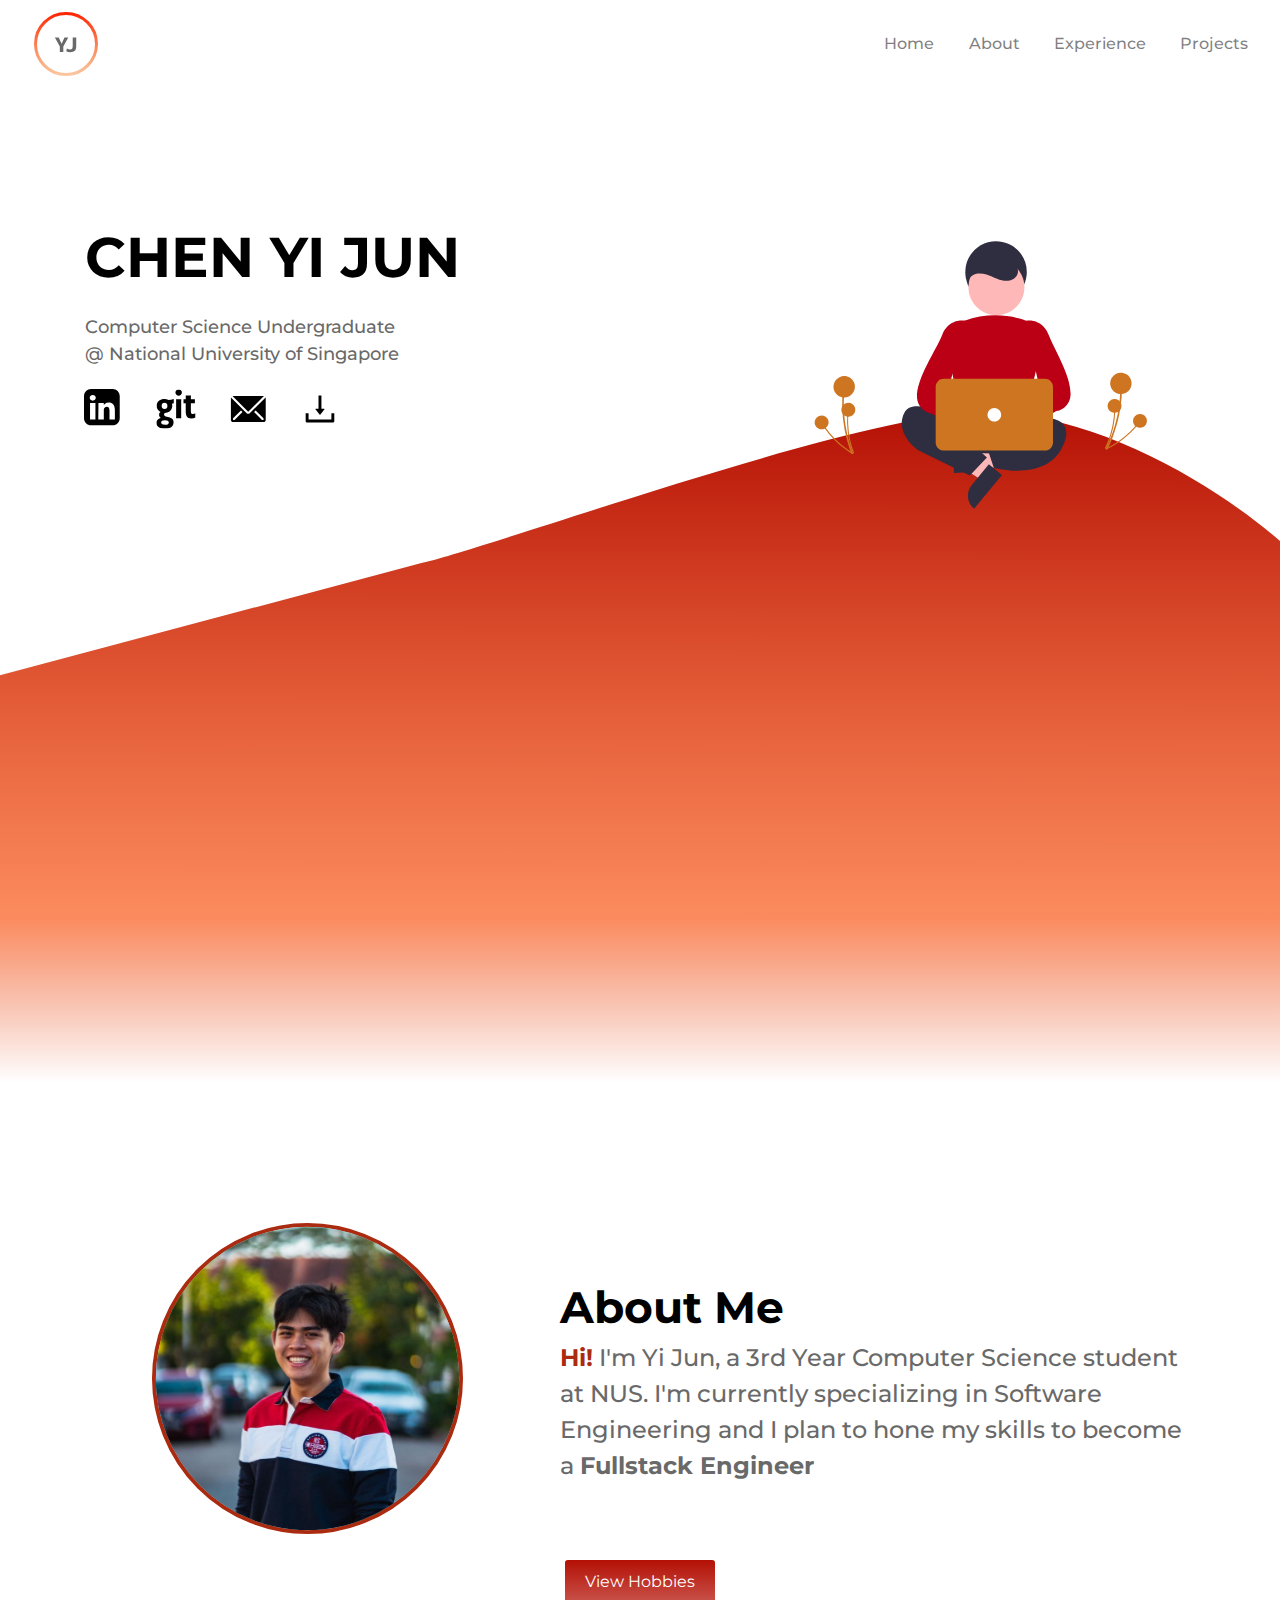
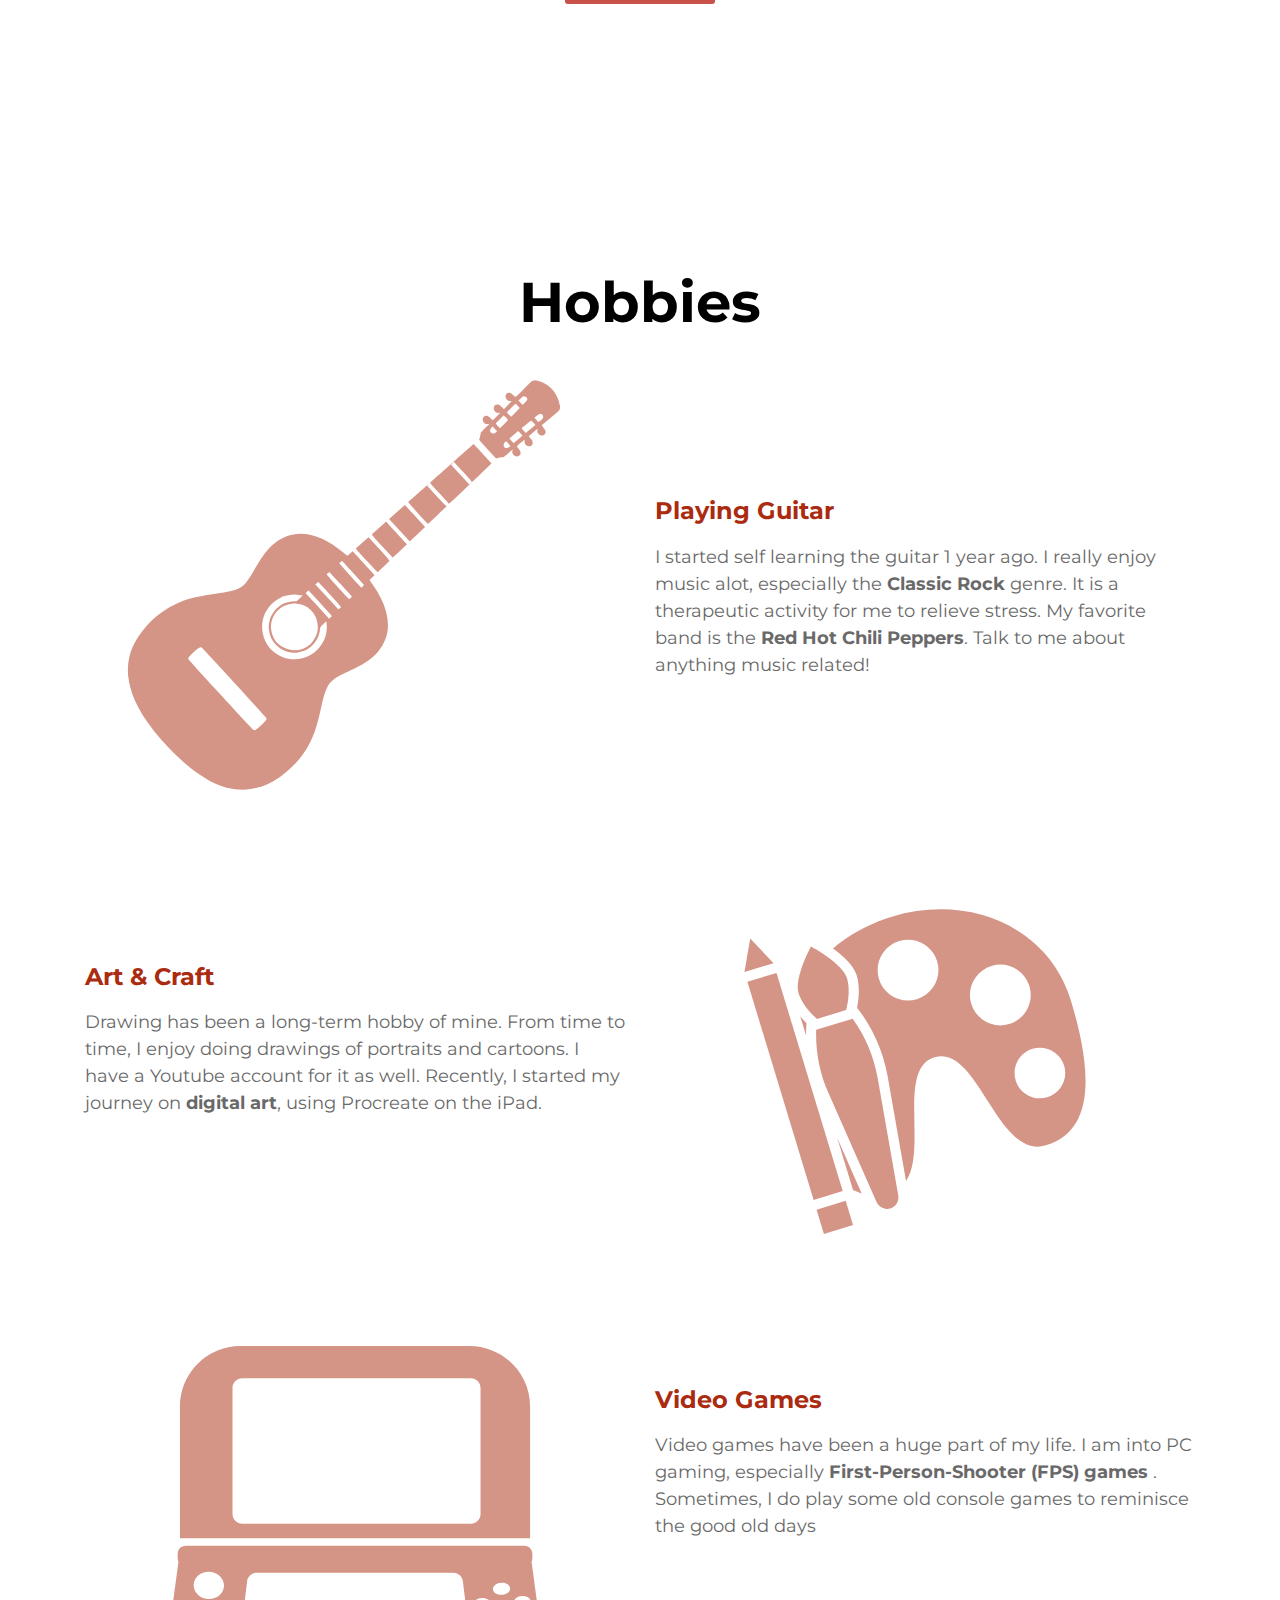
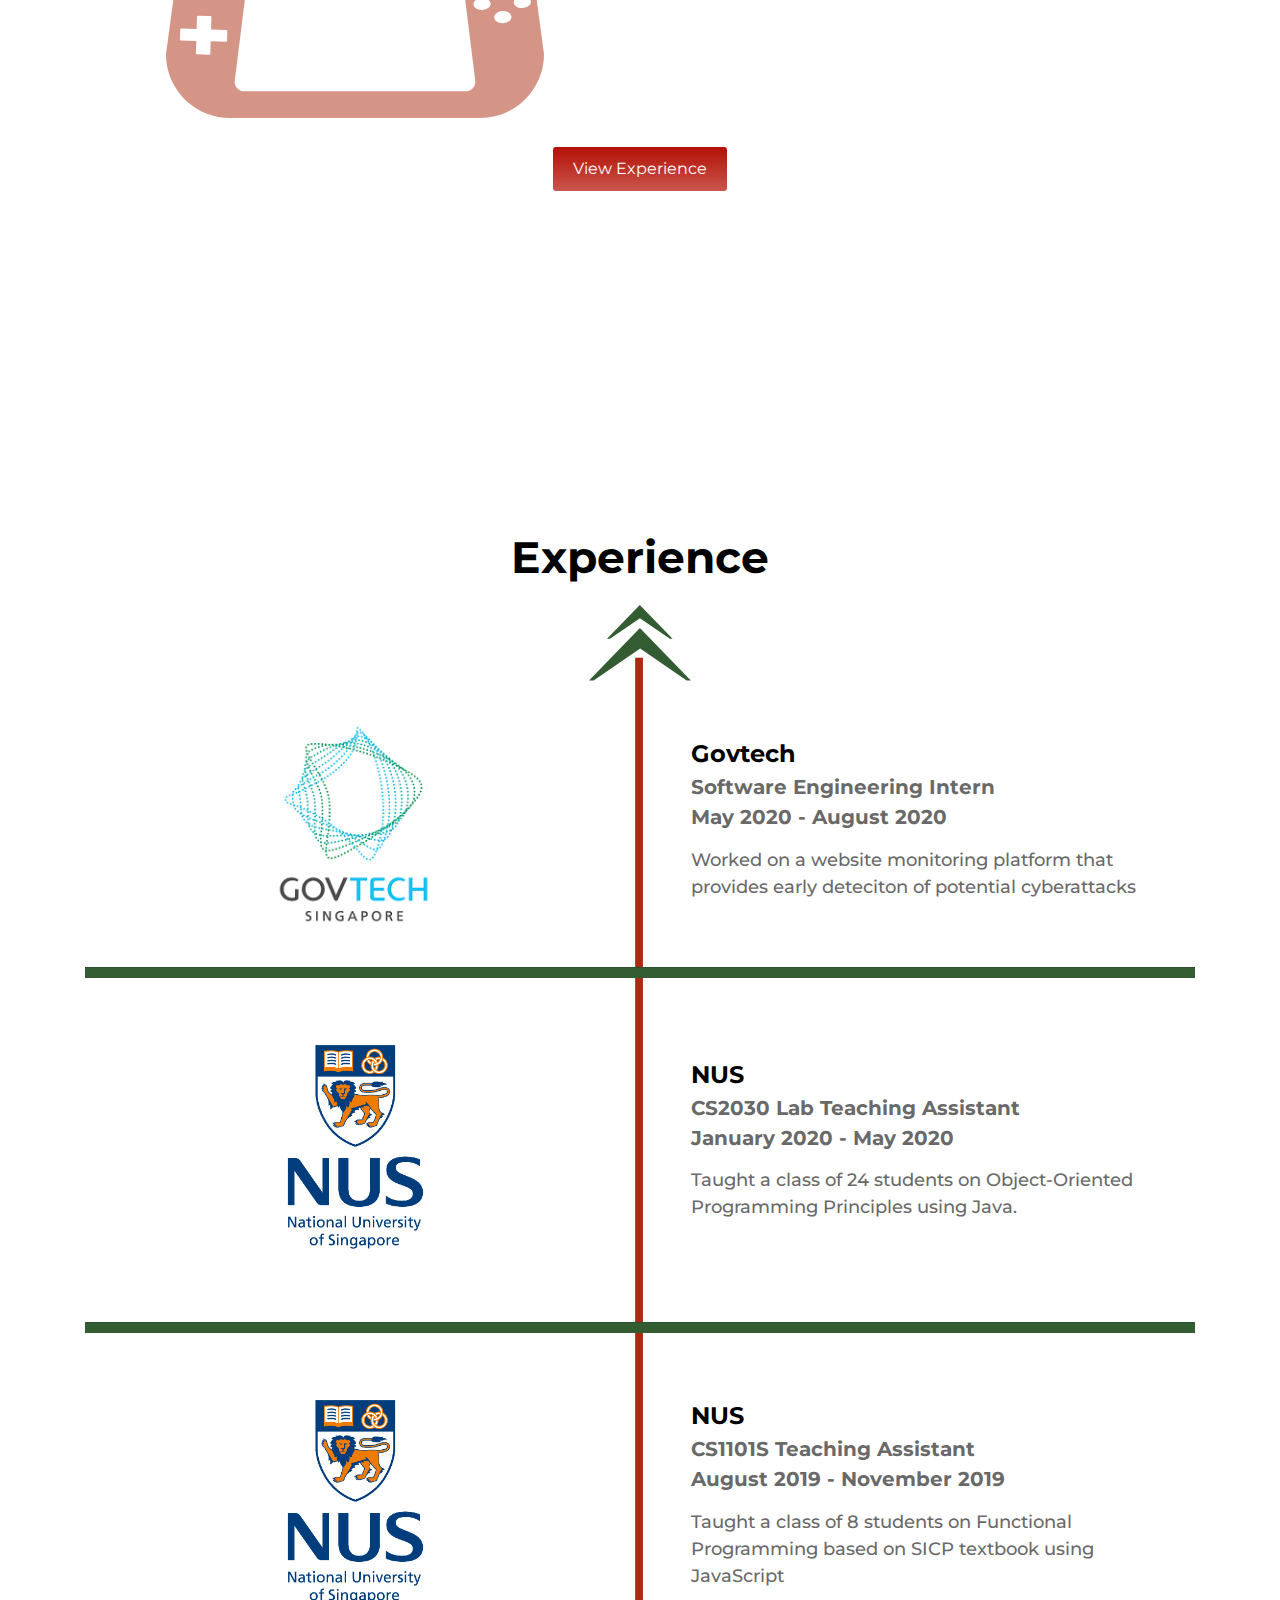
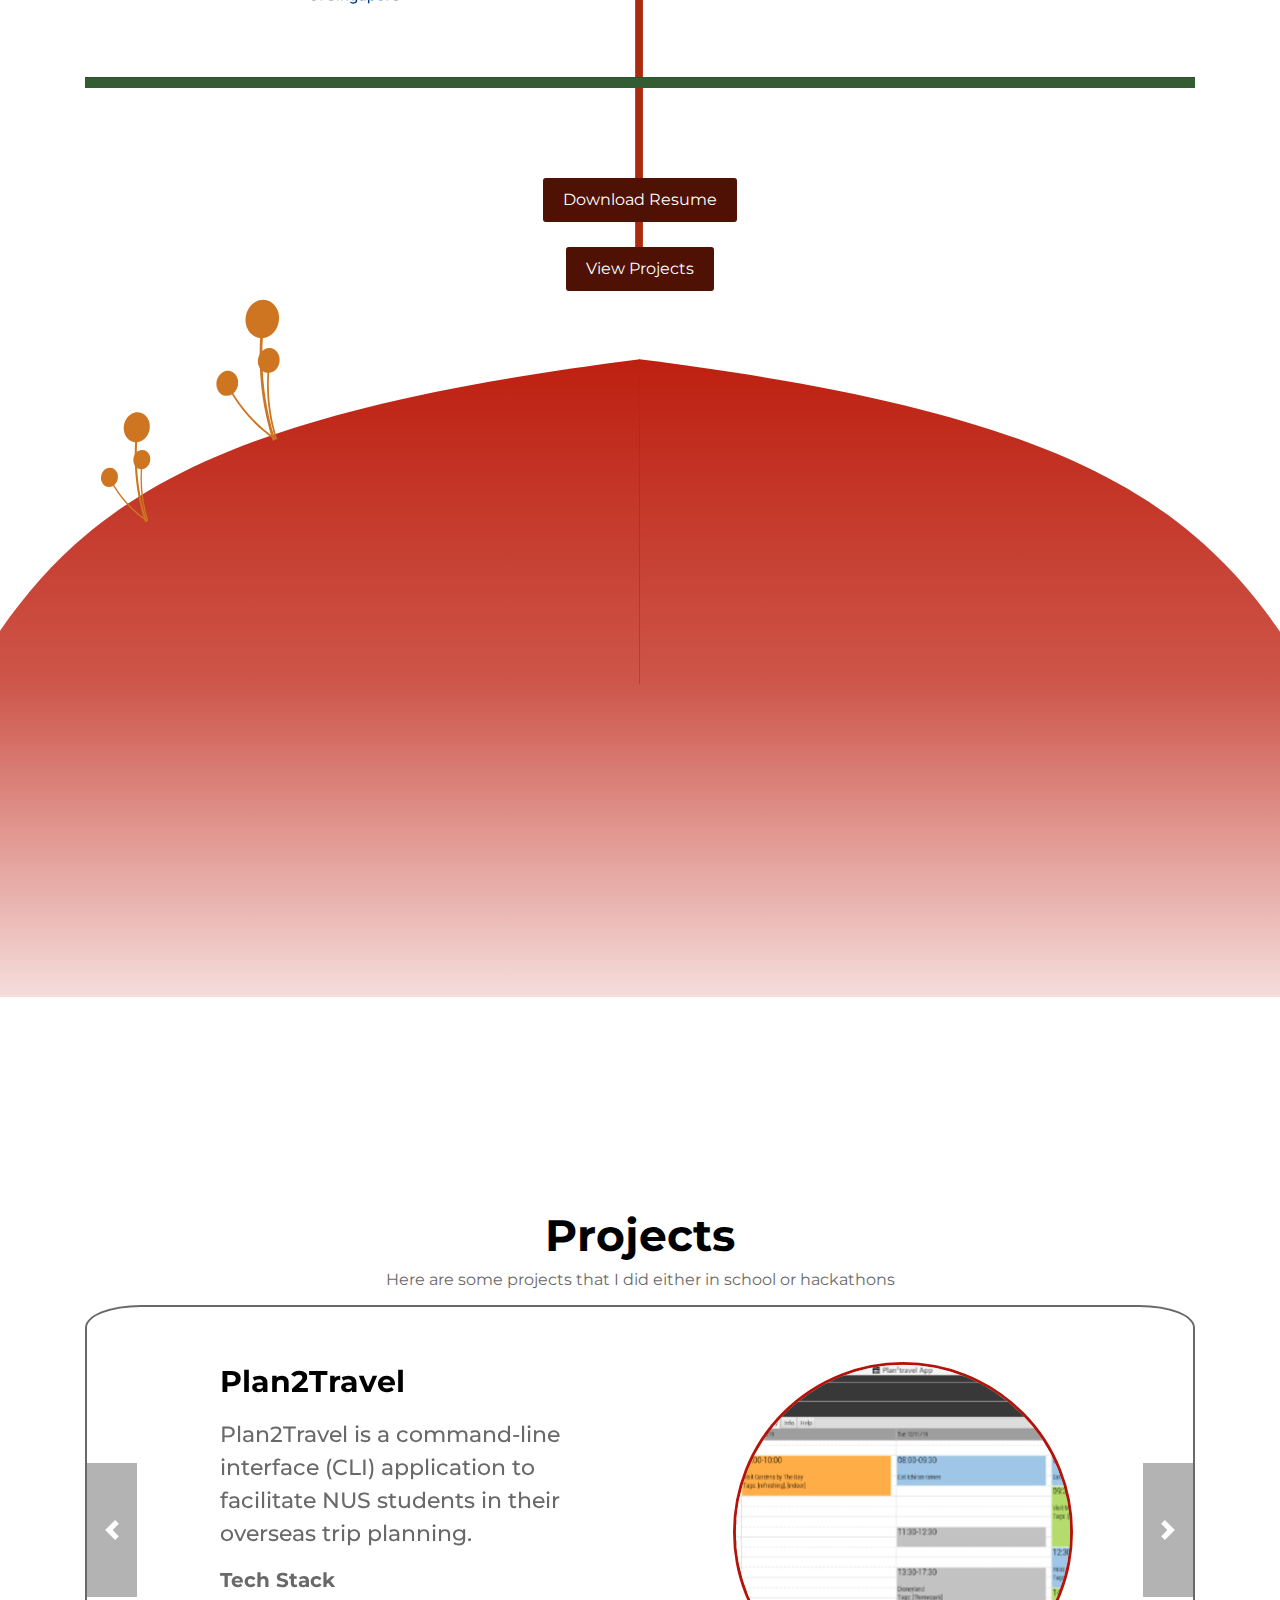
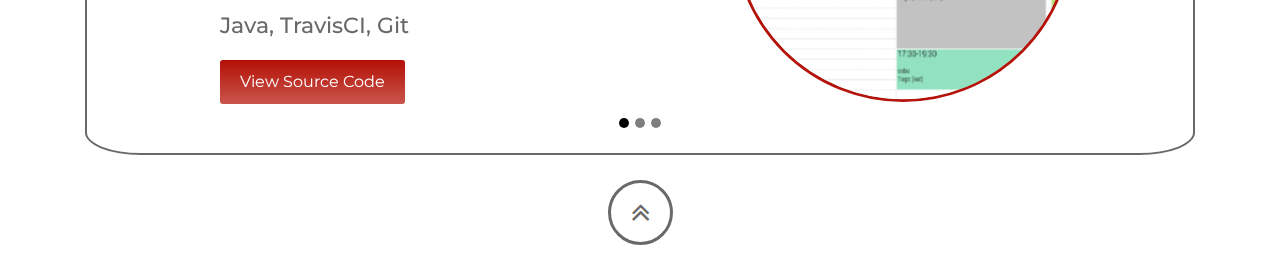
<file: index.html>
<!DOCTYPE html>
<html lang="en">

<head>
    <meta charset="UTF-8">
    <meta name="viewport" content="width=device-width, initial-scale=1.0">
    <title>Chen Yi Jun</title>
    <link rel="stylesheet" href="https://stackpath.bootstrapcdn.com/bootstrap/4.5.2/css/bootstrap.min.css"
        integrity="sha384-JcKb8q3iqJ61gNV9KGb8thSsNjpSL0n8PARn9HuZOnIxN0hoP+VmmDGMN5t9UJ0Z" crossorigin="anonymous">
    <link rel="stylesheet" href="https://stackpath.bootstrapcdn.com/font-awesome/4.7.0/css/font-awesome.min.css"
        integrity="sha384-wvfXpqpZZVQGK6TAh5PVlGOfQNHSoD2xbE+QkPxCAFlNEevoEH3Sl0sibVcOQVnN" crossorigin="anonymous">
    <link rel="stylesheet" href="./css/style.css">
    <link rel="stylesheet" href="./css/navbar.css">
    <link rel="stylesheet" href="./css/landing.css">
    <link rel="stylesheet" href="./css/about.css">
    <link rel="stylesheet" href="./css/hobbies.css">
    <link rel="stylesheet" href="./css/experience.css">
    <link rel="stylesheet" href="./css/projects.css">
    <style>
        @import url('https://fonts.googleapis.com/css2?family=Montserrat:wght@500;600;700&family=Roboto:wght@300;400;500;700&display=swap');
    </style>
</head>

<body>

    <!-----------------navbar section------------------>

    <section id="nav-bar">
        <nav class="navbar navbar-expand-lg navbar-light bg-white">
            <a class="navbar-brand" href="#landing"><img src="./assets/Logo.svg" alt="Logo"></a>
            <button class="navbar-toggler" type="button" data-toggle="collapse" data-target="#navbarNav"
                aria-controls="navbarNav" aria-expanded="false" aria-label="Toggle navigation">
                <i class="fa fa-bars"></i>
            </button>
            <div class="collapse navbar-collapse" id="navbarNav">
                <ul class="navbar-nav ml-auto">
                    <li class="nav-item">
                        <a class="nav-link" href="#landing">Home <span class="sr-only">(current)</span></a>
                    </li>
                    <li class="nav-item">
                        <a class="nav-link" href="#about">About</a>
                    </li>
                    <li class="nav-item">
                        <a class="nav-link" href="#experience">Experience</a>
                    </li>
                    <li class="nav-item">
                        <a class="nav-link" href="#projects">Projects</a>
                    </li>
                </ul>
            </div>
        </nav>
    </section>

    <!-----------------landing section------------------>

    <section id="landing">
        <div class="container">
            <div class="row">
                <div class="col-md-7">
                    <p class="name">CHEN YI JUN</p>
                    <p class="education">Computer Science Undergraduate <br> @ National University of Singapore</p>
                    <div class="row d-flex flex-md-row pl-3 pt-2">
                        <a href="https://www.linkedin.com/in/yj-chen/" target="blank"><img
                                class="social-icons img-responsive" src="./assets/brandico_linkedin-rect.svg"
                                alt="Linkedin"></a>
                        <a href="https://github.com/OneArmyj" target="blank"><img class="social-icons img-responsive"
                                src="./assets/brandico_github-text.svg" alt="Github"></a>
                        <a href="mailto:yijunchen97@gmail.com" target="blank"><img class="social-icons img-responsive"
                                src="./assets/clarity_email-solid.svg" alt="Email"></a>
                        <a href="https://github.com/OneArmyj" target="blank"><img class="social-icons img-responsive"
                                src="./assets/ant-design_download-outlined.svg" alt="Download"></a>
                    </div>
                </div>
            </div>
        </div>
        <img class="hill img-responsive" src="./assets/Landing.svg" alt="Hill">
    </section>

    <!-----------------about section------------------>

    <section id="about">
        <div class="container text-center">
            <div class="row align-items-center">
                <div class="col-md-5 text-center">
                    <img class="portrait img-responsive" src="./assets//SelfPortrait.svg" alt="SelfPortrait">
                </div>
                <div class="col-md-7 text-left">
                    <p class="about-title">About Me</p>
                    <div style="overflow: hidden; vertical-align: bottom;">
                        <p class="textbody"><span class="hi">Hi!</span> I'm Yi Jun, a 3rd Year Computer Science student
                            at NUS. I'm currently specializing in Software Engineering
                            and I plan to hone my skills to become a <b>Fullstack Engineer</b></p>
                    </div>
                </div>
            </div>
        </div>
        <div class="text-center">
            <a href=#hobbies>
                <button type="button" class="about-btn btn btn-primary btn-sm">
                    View Hobbies
                </button>
            </a>
        </div>
    </section>

    <!-----------------hobbies section------------------>
    <section id="hobbies">
        <div class="hobbies-title">Hobbies</div>
        <div class="container text-center">
            <div class="row align-items-center">
                <div class="guitar-icon col-md-6">
                    <img class="img-responsive" src="./assets/Guitar.svg" width="100%" alt="Guitar">
                </div>
                <div class="col-md-6 text-left">
                    <p class="header">Playing Guitar</p>
                    <p class="hobbies-text">I started self learning the guitar 1 year ago. I really enjoy music alot,
                        especially the <span class="hobbies-bold">Classic Rock</span> genre. It is a therapeutic
                        activity for me to relieve stress. My favorite band
                        is the <span class="hobbies-bold">Red Hot Chili Peppers</span>. Talk to me about anything music
                        related!</p>
                </div>
            </div>
        </div>
        <div class="container text-center">
            <div class="row align-items-center">
                <div class="col-md-6 text-left">
                    <p class="header">Art & Craft</p>
                    <p class="hobbies-text">Drawing has been a long-term hobby of mine. From time to time, I enjoy doing
                        drawings of portraits and cartoons. I have a Youtube account for it as well. Recently, I started
                        my journey on <span class="hobbies-bold">digital art</span>, using Procreate on the iPad. </p>
                </div>
                <div class="art-icon col-md-6">
                    <img class="img-responsive" width="75%" src="./assets/Painting.svg" alt="Art">
                </div>
            </div>
        </div>
        <div class="container text-center">
            <div class="row align-items-center">
                <div class="gaming-icon col-md-6">
                    <img class="img-responsive" width="70%" src="./assets/Nintendo.svg" alt="Gaming">
                </div>
                <div class="gaming-text col-md-6 text-left">
                    <p class="header">Video Games</p>
                    <p class="hobbies-text">Video games have been a huge part of my life. I am into PC gaming,
                        especially <span class="hobbies-bold">First-Person-Shooter (FPS) games</span>
                        . Sometimes, I do play some old console games to reminisce the
                        good old days</p>
                </div>
            </div>
        </div>
        <div class="text-center">
            <a href=#experience>
                <button type="button" class="hobbies-btn btn btn-primary btn-sm">
                    View Experience
                </button>
            </a>
        </div>
    </section>

    <!-----------------Experience section------------------>

    <section id="experience">
        <div class="experience-title">Experience</div>
        <div class="job1 container text-center">
            <img class="tree-trunk" width="100%" src="./assets/Trunk.svg" alt="Experience Background">
            <div class="job1 row align-items-center">
                <div class="job1-icon col-md-6">
                    <img class="img-responsive" width="40%" src="./assets/govtech.png" alt="Govtech">
                </div>
                <div class="job-text col-md-5 text-left">
                    <p class="company">Govtech</p>
                    <p class="role">Software Engineering Intern<br>May 2020 - August 2020</p>
                    <p class="job-desc">Worked on a website monitoring platform that provides early deteciton of
                        potential cyberattacks</p>
                </div>
            </div>
            <hr class="tree-branch">
        </div>
        <div class="job2 container text-center">
            <div class="job2 row align-items-center">
                <div class="job2-icon col-md-6">
                    <img class="img-responsive" width="40%" src="./assets/nus.jpg" alt="NUS">
                </div>
                <div class="job-text col-md-5 text-left">
                    <p class="company">NUS</p>
                    <p class="role">CS2030 Lab Teaching Assistant<br>January 2020 - May 2020</p>
                    <p class="job-desc">Taught a class of 24 students on Object-Oriented Programming Principles using
                        Java. </p>
                </div>
            </div>
            <hr class="tree-branch">
        </div>
        <div class="job3 container text-center">
            <div class="job3 row align-items-center">
                <div class="job3-icon col-md-6">
                    <img class="img-responsive" width="40%" src="./assets/nus.jpg" alt="NUS">
                </div>
                <div class="job-text col-md-5 text-left">
                    <p class="company">NUS</p>
                    <p class="role">CS1101S Teaching Assistant<br>August 2019 - November 2019</p>
                    <p class="job-desc">Taught a class of 8 students on Functional Programming based on SICP textbook
                        using JavaScript</p>
                </div>
            </div>
            <hr class="tree-branch">
        </div>
        <div class="button-holder text-center">
            <a href="https://github.com/OneArmyj" target="blank">
                <button type="button" class="experience-btn btn btn-primary btn-sm">
                    Download Resume
                </button>
            </a>
            <br>
            <a href=#projects>
                <button type="button" class="experience-btn btn btn-primary btn-sm">
                    View Projects
                </button>
            </a>
        </div>
        <div class="text-center">
            <img class="tree-soil img-responsive" src="./assets/Soil.svg" alt="Soil">
        </div>
    </section>

    <!-----------------Projects section------------------>

    <section id="projects">
        <div class="projects-title">Projects</div>
        <div class="desc">Here are some projects that I did either in school or hackathons</div>
        <div class="container">
            <div id="myCarousel" class="carousel slide carousel-fade" data-interval="5000" data-ride="carousel">
                <ol class="carousel-indicators">
                    <li data-target="#myCarousel" data-slide-to="0" class="active"></li>
                    <li data-target="#myCarousel" data-slide-to="1"></li>
                    <li data-target="#myCarousel" data-slide-to="2"></li>
                </ol>
                <div class="carousel-inner">
                    <div class="carousel-item active">
                        <div class="proj container text-center">
                            <div class="proj row align-items-center">
                                <div class="proj-text col-md-6 text-left">
                                    <p class="projects-name">Plan2Travel</p>
                                    <p class="projects-desc">Plan2Travel is a command-line interface (CLI) application
                                        to
                                        facilitate NUS students in their overseas trip planning.</p>
                                    <p class="techstack">Tech Stack</p>
                                    <p class="projects-desc">Java, TravisCI, Git</p>
                                    <a href="https://github.com/OneArmyj" target="blank">
                                        <button type="button" class="projects-btn btn btn-primary btn-sm">
                                            View Source Code
                                        </button>
                                    </a>
                                </div>
                                <div class="job1-icon col-md-6">
                                    <img class="img-responsive" width="70%" src="./assets/Plan2Travel.svg"
                                        alt="First Slide">
                                </div>
                            </div>
                        </div>
                    </div>
                    <div class="carousel-item">
                        <div class="proj container text-center">
                            <div class="proj row align-items-center">
                                <div class="proj-text col-md-6 text-left">
                                    <p class="projects-name">Hack&Roll</p>
                                    <p class="projects-desc">A 2D platformer game created in 24hours for NUS
                                        Hack-and-Roll
                                        2020.</p>
                                    <p class="techstack">Tech Stack</p>
                                    <p class="projects-desc">C++, Unity, Photoshop</p>
                                    <a href="https://github.com/OneArmyj" target="blank">
                                        <button type="button" class="projects-btn btn btn-primary btn-sm">
                                            View Source Code
                                        </button>
                                    </a>
                                </div>
                                <div class="job1-icon col-md-6">
                                    <img class="img-responsive" width="70%" src="./assets/Hack&Roll.svg"
                                        alt="Second Slide">
                                </div>
                            </div>
                        </div>
                    </div>
                    <div class="carousel-item">
                        <div class="proj container text-center">
                            <div class="proj row align-items-center">
                                <div class="proj-text col-md-6 text-left">
                                    <p class="projects-name">HawkAI</p>
                                    <p class="projects-desc">A telegram bot that locates nearby hawker centres based on
                                        the
                                        user’s location in Singapore. Created in 24hours for HackNTU 2019</p>
                                    <p class="techstack">Tech Stack</p>
                                    <p class="projects-desc">Java, Python</p>
                                    <a href="https://github.com/OneArmyj" target="blank">
                                        <button type="button" class="projects-btn btn btn-primary btn-sm">
                                            View Source Code
                                        </button>
                                    </a>
                                </div>
                                <div class="job1-icon col-md-6">
                                    <img class="img-responsive" width="70%" src="./assets/HawkAI.svg" alt="Third Slide">
                                </div>
                            </div>
                        </div>
                    </div>
                </div>
                <a class="carousel-control-prev" data-target="#myCarousel" role="button" data-slide="prev">
                    <span class="carousel-control-prev-icon" aria-hidden="true"></span>
                    <span class="sr-only">Previous</span>
                </a>
                <a class="carousel-control-next" data-target="#myCarousel" role="button" data-slide="next">
                    <span class="carousel-control-next-icon" aria-hidden="true"></span>
                    <span class="sr-only">Next</span>
                </a>
            </div>
        </div>
        <div class="text-center">
            <a href=#landing>
                <button type="button" id="back-to-top-btn"><i class="fa fa-angle-double-up"></i></button>
            </a>
        </div>
    </section>

    <script src="https://cdnjs.cloudflare.com/ajax/libs/jquery/3.5.1/jquery.min.js"
        integrity="sha512-bLT0Qm9VnAYZDflyKcBaQ2gg0hSYNQrJ8RilYldYQ1FxQYoCLtUjuuRuZo+fjqhx/qtq/1itJ0C2ejDxltZVFg=="
        crossorigin="anonymous"></script>
    <script src="https://cdn.jsdelivr.net/npm/popper.js@1.16.1/dist/umd/popper.min.js"
        integrity="sha384-9/reFTGAW83EW2RDu2S0VKaIzap3H66lZH81PoYlFhbGU+6BZp6G7niu735Sk7lN" crossorigin="anonymous">
    </script>
    <script src="https://stackpath.bootstrapcdn.com/bootstrap/4.5.2/js/bootstrap.min.js"
        integrity="sha384-B4gt1jrGC7Jh4AgTPSdUtOBvfO8shuf57BaghqFfPlYxofvL8/KUEfYiJOMMV+rV" crossorigin="anonymous">
    </script>
    <script type=text/javascript> (function() { $(document).on('click', 'a[href^="#"]' , function (e) {
        e.preventDefault(); $('html, body').stop().animate({ scrollTop: $($(this).attr('href')).offset().top },
        500, 'linear' ); });})(); </script> </body> </html>
</file>
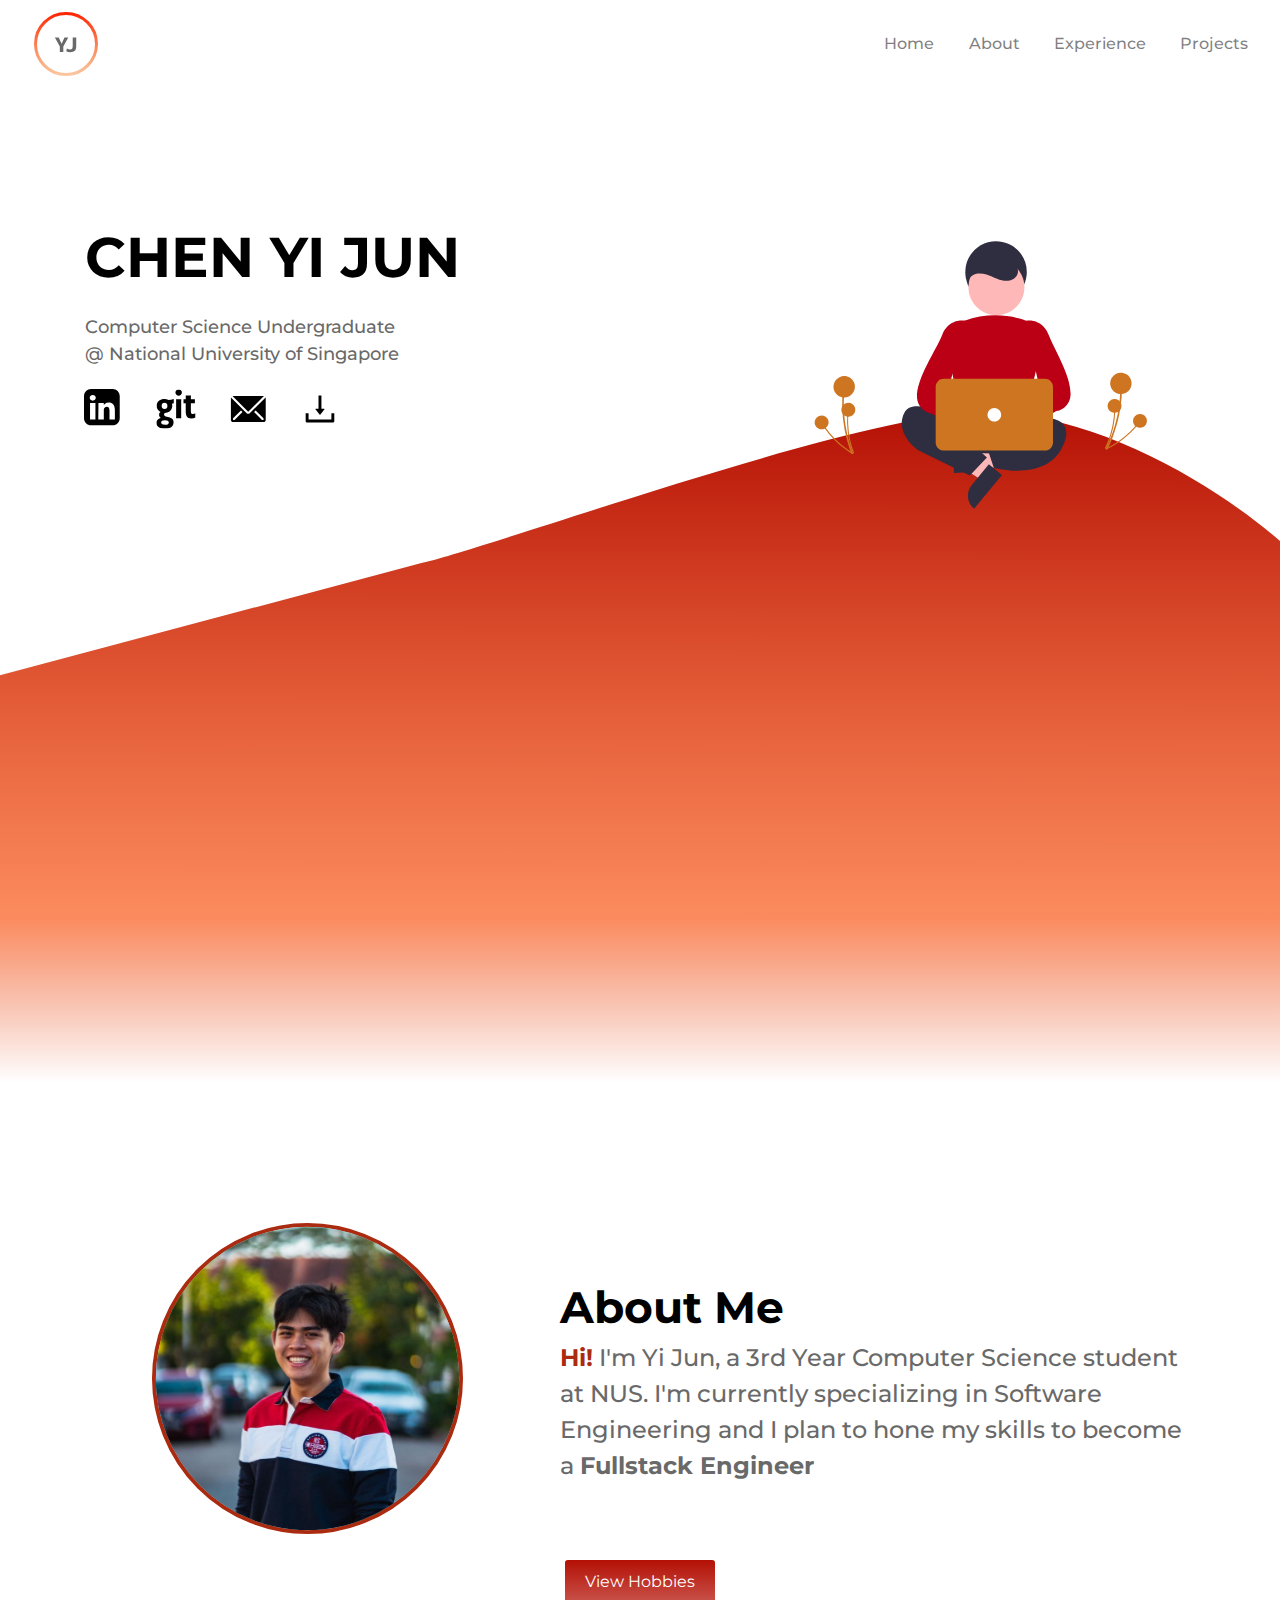
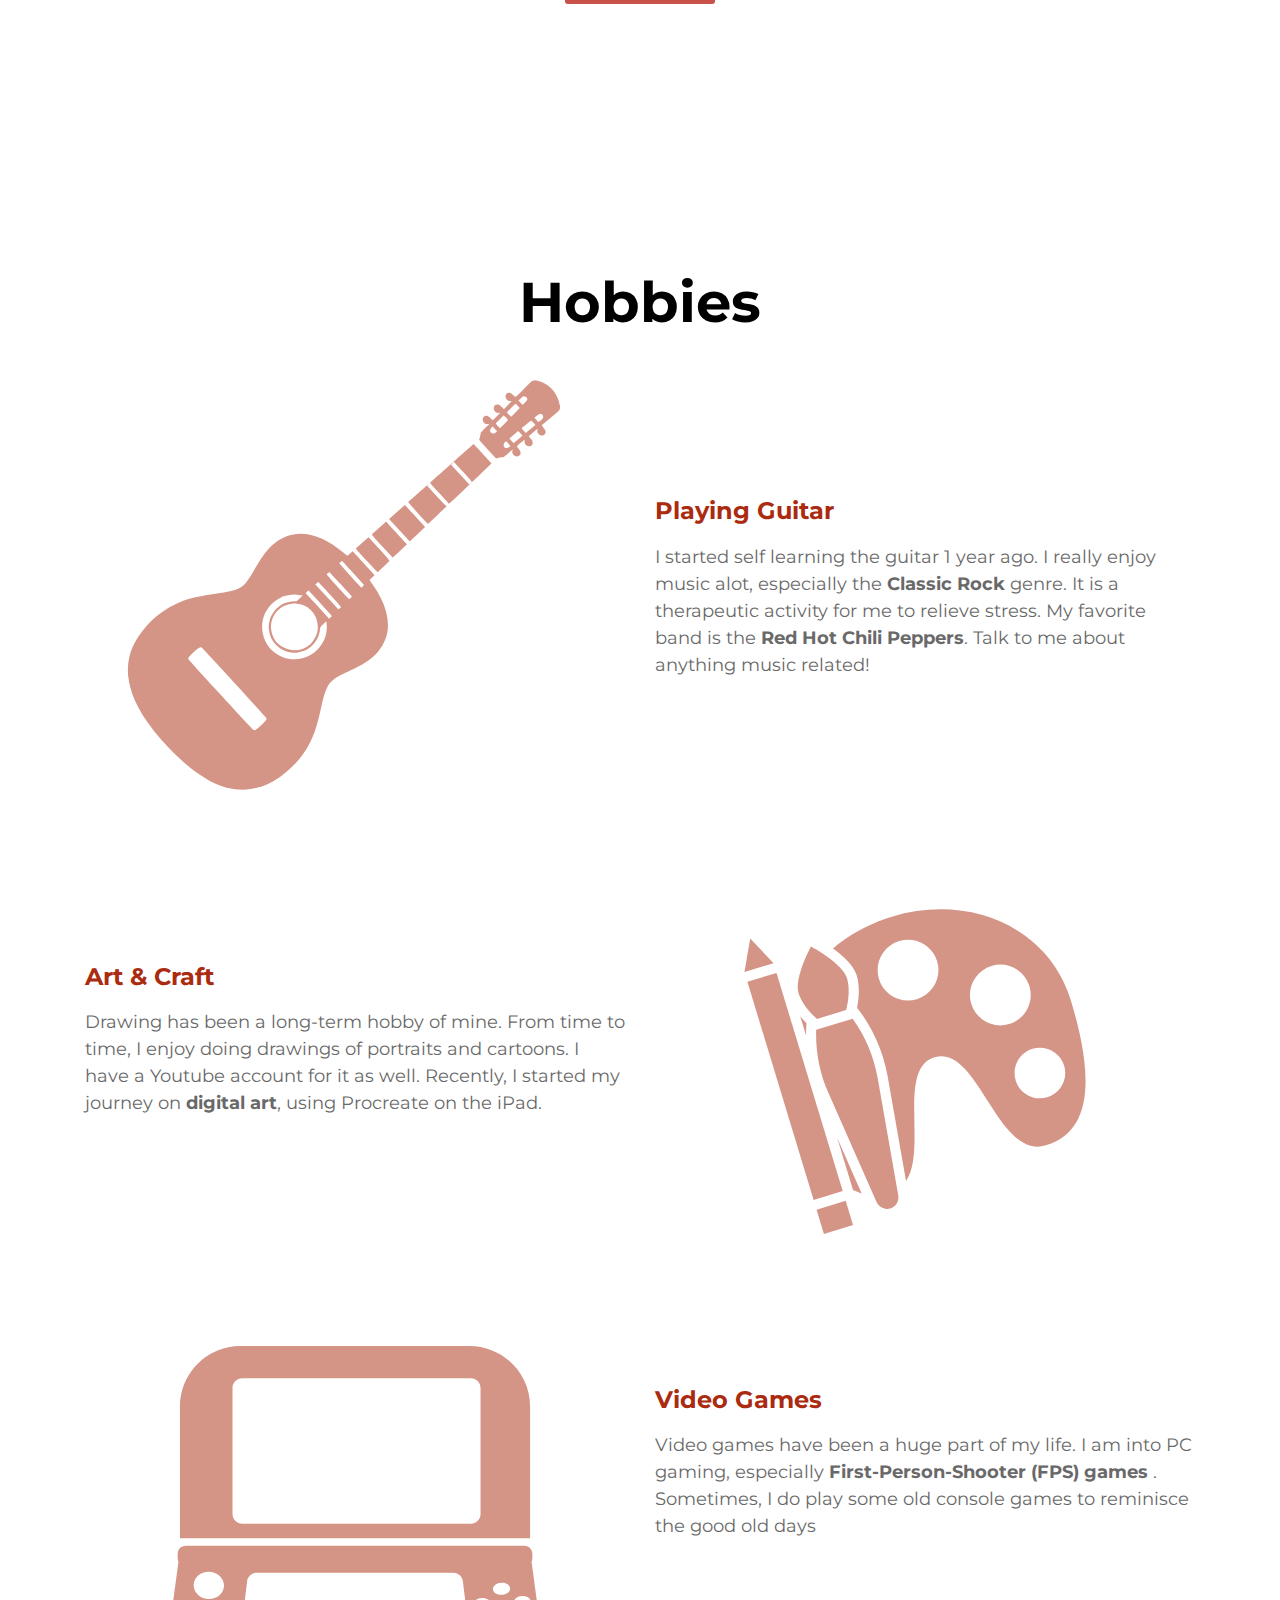
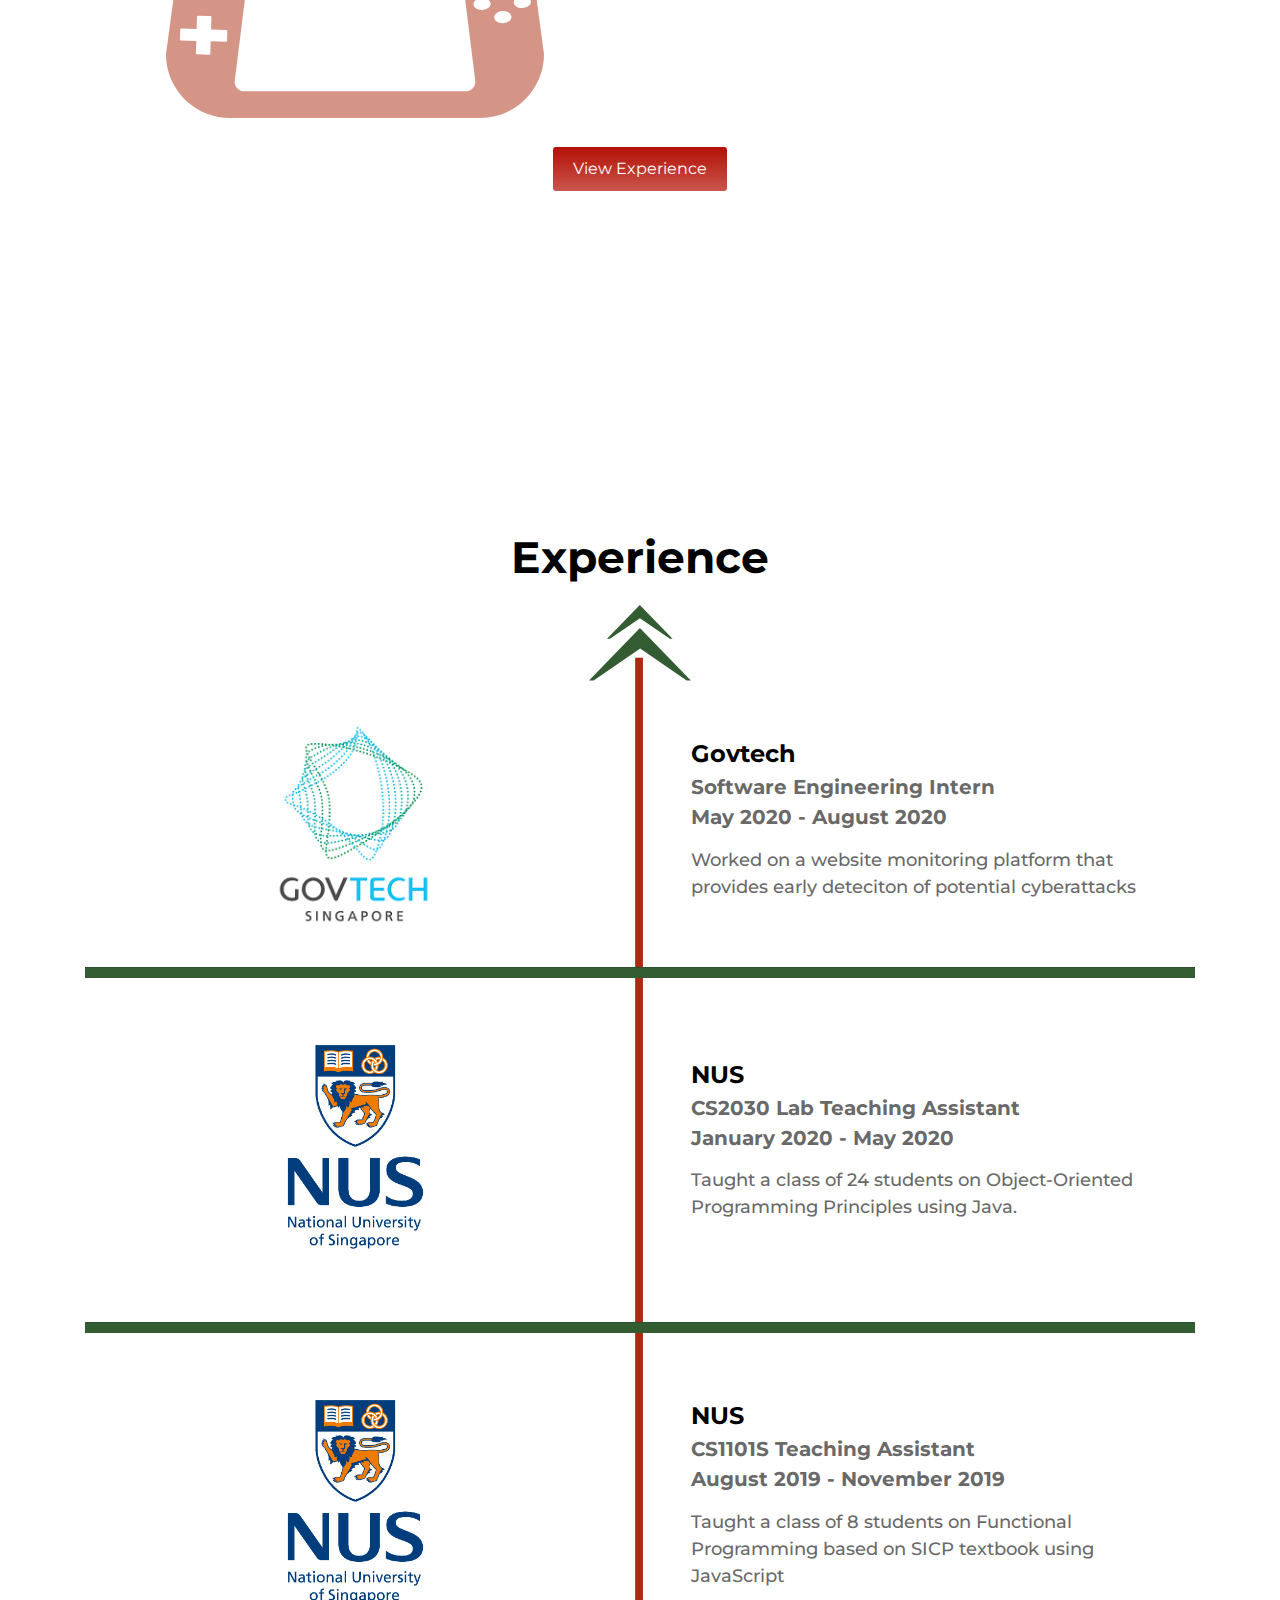
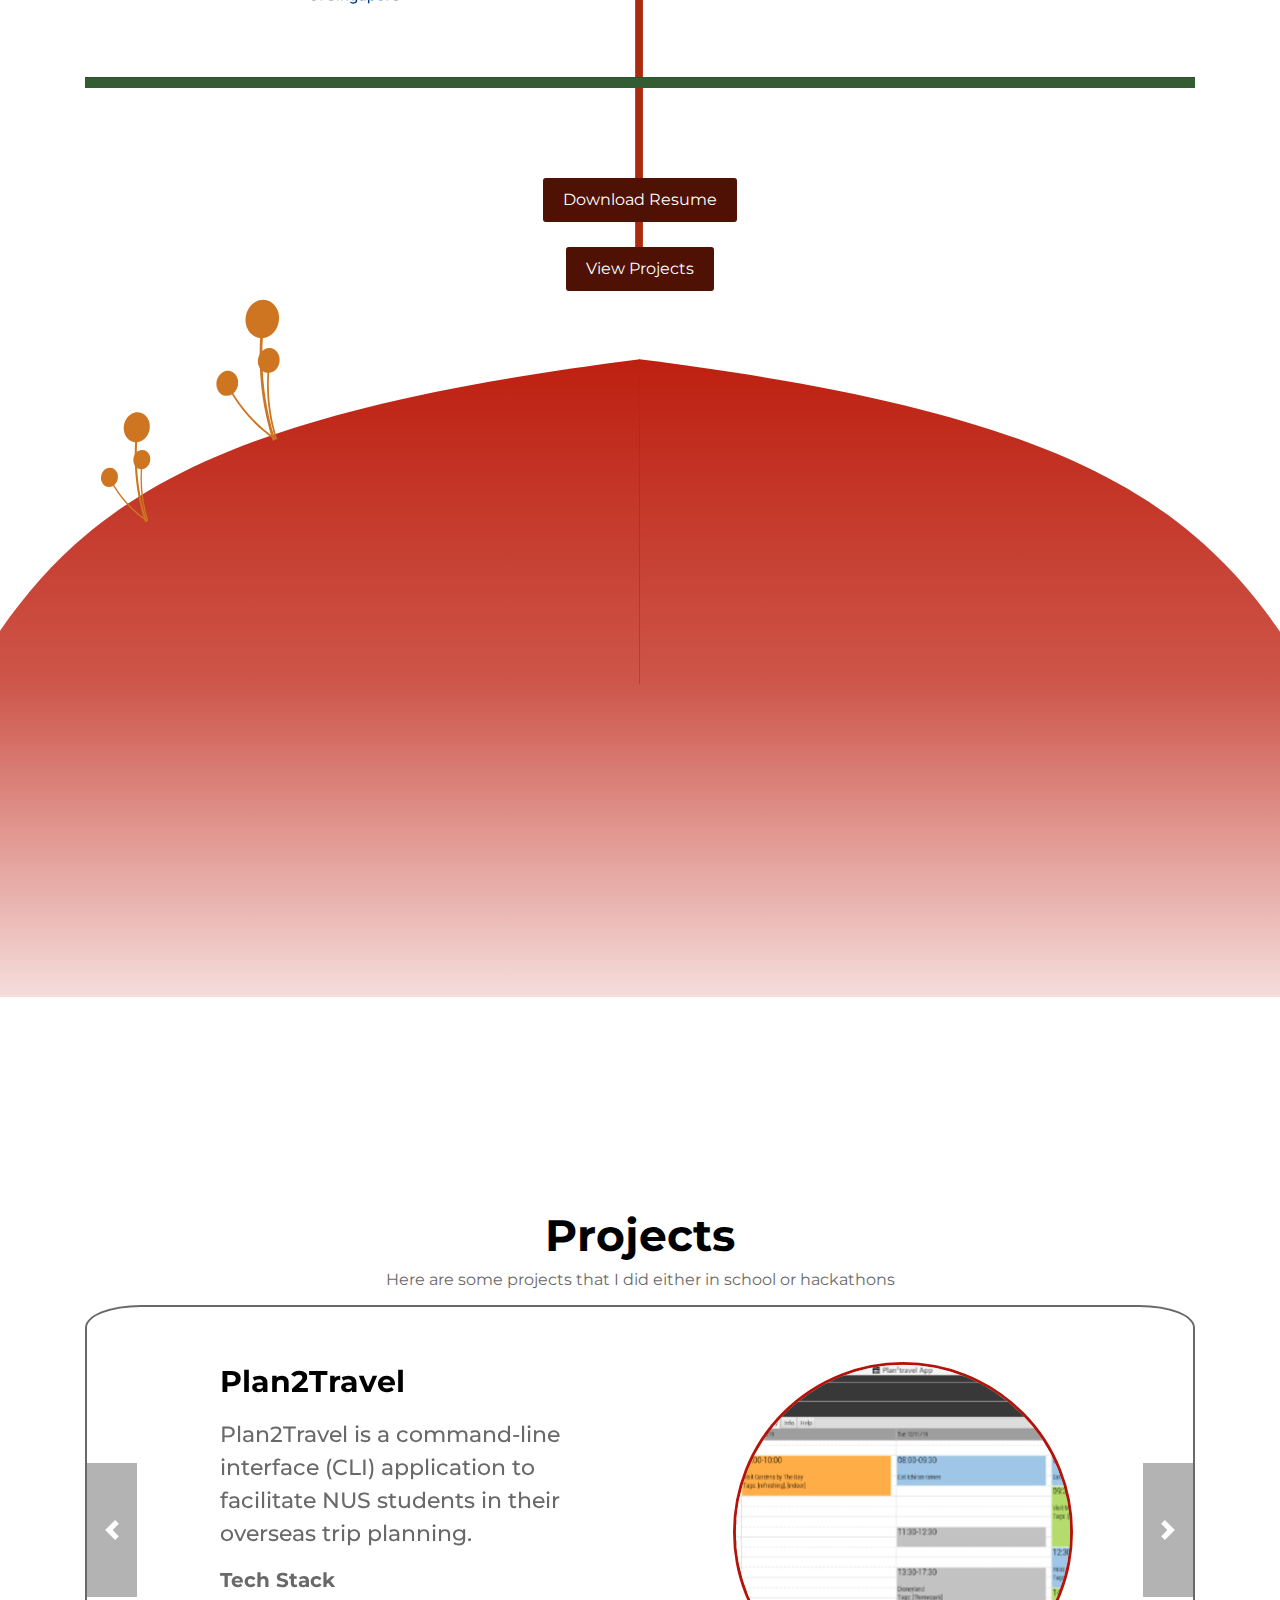
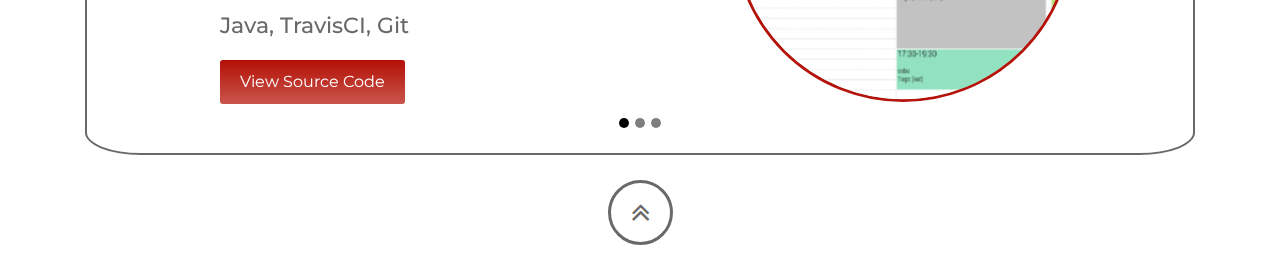
<file: src/index.html>
<!DOCTYPE html>
<html lang="en">

<head>
    <meta charset="UTF-8">
    <meta name="viewport" content="width=device-width, initial-scale=1.0">
    <title>Chen Yi Jun</title>
    <link rel="stylesheet" href="https://stackpath.bootstrapcdn.com/bootstrap/4.5.2/css/bootstrap.min.css"
        integrity="sha384-JcKb8q3iqJ61gNV9KGb8thSsNjpSL0n8PARn9HuZOnIxN0hoP+VmmDGMN5t9UJ0Z" crossorigin="anonymous">
    <link rel="stylesheet" href="https://stackpath.bootstrapcdn.com/font-awesome/4.7.0/css/font-awesome.min.css"
        integrity="sha384-wvfXpqpZZVQGK6TAh5PVlGOfQNHSoD2xbE+QkPxCAFlNEevoEH3Sl0sibVcOQVnN" crossorigin="anonymous">
    <link rel="stylesheet" href="../css/style.css">
    <link rel="stylesheet" href="../css/navbar.css">
    <link rel="stylesheet" href="../css/landing.css">
    <link rel="stylesheet" href="../css/about.css">
    <link rel="stylesheet" href="../css/hobbies.css">
    <link rel="stylesheet" href="../css/experience.css">
    <link rel="stylesheet" href="../css/projects.css">
    <style>
        @import url('https://fonts.googleapis.com/css2?family=Montserrat:wght@500;600;700&family=Roboto:wght@300;400;500;700&display=swap');
    </style>
</head>

<body>

    <!-----------------navbar section------------------>

    <section id="nav-bar">
        <nav class="navbar navbar-expand-lg navbar-light bg-white">
            <a class="navbar-brand" href="#landing"><img src="../assets/Logo.svg" alt="Logo"></a>
            <button class="navbar-toggler" type="button" data-toggle="collapse" data-target="#navbarNav"
                aria-controls="navbarNav" aria-expanded="false" aria-label="Toggle navigation">
                <i class="fa fa-bars"></i>
            </button>
            <div class="collapse navbar-collapse" id="navbarNav">
                <ul class="navbar-nav ml-auto">
                    <li class="nav-item">
                        <a class="nav-link" href="#landing">Home <span class="sr-only">(current)</span></a>
                    </li>
                    <li class="nav-item">
                        <a class="nav-link" href="#about">About</a>
                    </li>
                    <li class="nav-item">
                        <a class="nav-link" href="#experience">Experience</a>
                    </li>
                    <li class="nav-item">
                        <a class="nav-link" href="#projects">Projects</a>
                    </li>
                </ul>
            </div>
        </nav>
    </section>

    <!-----------------landing section------------------>

    <section id="landing">
        <div class="container">
            <div class="row">
                <div class="col-md-7">
                    <p class="name">CHEN YI JUN</p>
                    <p class="education">Computer Science Undergraduate <br> @ National University of Singapore</p>
                    <div class="row d-flex flex-md-row pl-3 pt-2">
                        <a href="https://www.linkedin.com/in/yj-chen/" target="blank"><img
                                class="social-icons img-responsive" src="../assets/brandico_linkedin-rect.svg"
                                alt="Linkedin"></a>
                        <a href="https://github.com/OneArmyj" target="blank"><img class="social-icons img-responsive"
                                src="../assets/brandico_github-text.svg" alt="Github"></a>
                        <a href="mailto:yijunchen97@gmail.com" target="blank"><img class="social-icons img-responsive"
                                src="../assets/clarity_email-solid.svg" alt="Email"></a>
                        <a href="https://github.com/OneArmyj" target="blank"><img class="social-icons img-responsive"
                                src="../assets/ant-design_download-outlined.svg" alt="Download"></a>
                    </div>
                </div>
            </div>
        </div>
        <img class="hill img-responsive" src="../assets/Landing.svg" alt="Hill">
    </section>

    <!-----------------about section------------------>

    <section id="about">
        <div class="container text-center">
            <div class="row align-items-center">
                <div class="col-md-5 text-center">
                    <img class="portrait img-responsive" src="../assets//SelfPortrait.svg" alt="SelfPortrait">
                </div>
                <div class="col-md-7 text-left">
                    <p class="about-title">About Me</p>
                    <div style="overflow: hidden; vertical-align: bottom;">
                        <p class="textbody"><span class="hi">Hi!</span> I'm Yi Jun, a 3rd Year Computer Science student
                            at NUS. I'm currently specializing in Software Engineering
                            and I plan to hone my skills to become a <b>Fullstack Engineer</b></p>
                    </div>
                </div>
            </div>
        </div>
        <div class="text-center">
            <a href=#hobbies>
                <button type="button" class="about-btn btn btn-primary btn-sm">
                    View Hobbies
                </button>
            </a>
        </div>
    </section>

    <!-----------------hobbies section------------------>
    <section id="hobbies">
        <div class="hobbies-title">Hobbies</div>
        <div class="container text-center">
            <div class="row align-items-center">
                <div class="guitar-icon col-md-6">
                    <img class="img-responsive" src="../assets/Guitar.svg" width="100%" alt="Guitar">
                </div>
                <div class="col-md-6 text-left">
                    <p class="header">Playing Guitar</p>
                    <p class="hobbies-text">I started self learning the guitar 1 year ago. I really enjoy music alot,
                        especially the <span class="hobbies-bold">Classic Rock</span> genre. It is a therapeutic
                        activity for me to relieve stress. My favorite band
                        is the <span class="hobbies-bold">Red Hot Chili Peppers</span>. Talk to me about anything music
                        related!</p>
                </div>
            </div>
        </div>
        <div class="container text-center">
            <div class="row align-items-center">
                <div class="col-md-6 text-left">
                    <p class="header">Art & Craft</p>
                    <p class="hobbies-text">Drawing has been a long-term hobby of mine. From time to time, I enjoy doing
                        drawings of portraits and cartoons. I have a Youtube account for it as well. Recently, I started
                        my journey on <span class="hobbies-bold">digital art</span>, using Procreate on the iPad. </p>
                </div>
                <div class="art-icon col-md-6">
                    <img class="img-responsive" width="75%" src="../assets/Painting.svg" alt="Art">
                </div>
            </div>
        </div>
        <div class="container text-center">
            <div class="row align-items-center">
                <div class="gaming-icon col-md-6">
                    <img class="img-responsive" width="70%" src="../assets/Nintendo.svg" alt="Gaming">
                </div>
                <div class="gaming-text col-md-6 text-left">
                    <p class="header">Video Games</p>
                    <p class="hobbies-text">Video games have been a huge part of my life. I am into PC gaming,
                        especially <span class="hobbies-bold">First-Person-Shooter (FPS) games</span>
                        . Sometimes, I do play some old console games to reminisce the
                        good old days</p>
                </div>
            </div>
        </div>
        <div class="text-center">
            <a href=#experience>
                <button type="button" class="hobbies-btn btn btn-primary btn-sm">
                    View Experience
                </button>
            </a>
        </div>
    </section>

    <!-----------------Experience section------------------>

    <section id="experience">
        <div class="experience-title">Experience</div>
        <div class="job1 container text-center">
            <img class="tree-trunk" width="100%" src="../assets/Trunk.svg" alt="Experience Background">
            <div class="job1 row align-items-center">
                <div class="job1-icon col-md-6">
                    <img class="img-responsive" width="40%" src="../assets/govtech.png" alt="Govtech">
                </div>
                <div class="job-text col-md-5 text-left">
                    <p class="company">Govtech</p>
                    <p class="role">Software Engineering Intern<br>May 2020 - August 2020</p>
                    <p class="job-desc">Worked on a website monitoring platform that provides early deteciton of
                        potential cyberattacks</p>
                </div>
            </div>
            <hr class="tree-branch">
        </div>
        <div class="job2 container text-center">
            <div class="job2 row align-items-center">
                <div class="job2-icon col-md-6">
                    <img class="img-responsive" width="40%" src="../assets/nus.jpg" alt="NUS">
                </div>
                <div class="job-text col-md-5 text-left">
                    <p class="company">NUS</p>
                    <p class="role">CS2030 Lab Teaching Assistant<br>January 2020 - May 2020</p>
                    <p class="job-desc">Taught a class of 24 students on Object-Oriented Programming Principles using
                        Java. </p>
                </div>
            </div>
            <hr class="tree-branch">
        </div>
        <div class="job3 container text-center">
            <div class="job3 row align-items-center">
                <div class="job3-icon col-md-6">
                    <img class="img-responsive" width="40%" src="../assets/nus.jpg" alt="NUS">
                </div>
                <div class="job-text col-md-5 text-left">
                    <p class="company">NUS</p>
                    <p class="role">CS1101S Teaching Assistant<br>August 2019 - November 2019</p>
                    <p class="job-desc">Taught a class of 8 students on Functional Programming based on SICP textbook
                        using JavaScript</p>
                </div>
            </div>
            <hr class="tree-branch">
        </div>
        <div class="button-holder text-center">
            <a href="https://github.com/OneArmyj" target="blank">
                <button type="button" class="experience-btn btn btn-primary btn-sm">
                    Download Resume
                </button>
            </a>
            <br>
            <a href=#projects>
                <button type="button" class="experience-btn btn btn-primary btn-sm">
                    View Projects
                </button>
            </a>
        </div>
        <div class="text-center">
            <img class="tree-soil img-responsive" src="../assets/Soil.svg" alt="Soil">
        </div>
    </section>

    <!-----------------Projects section------------------>

    <section id="projects">
        <div class="projects-title">Projects</div>
        <div class="desc">Here are some projects that I did either in school or hackathons</div>
        <div class="container">
            <div id="myCarousel" class="carousel slide carousel-fade" data-interval="5000" data-ride="carousel">
                <ol class="carousel-indicators">
                    <li data-target="#myCarousel" data-slide-to="0" class="active"></li>
                    <li data-target="#myCarousel" data-slide-to="1"></li>
                    <li data-target="#myCarousel" data-slide-to="2"></li>
                </ol>
                <div class="carousel-inner">
                    <div class="carousel-item active">
                        <div class="proj container text-center">
                            <div class="proj row align-items-center">
                                <div class="proj-text col-md-6 text-left">
                                    <p class="projects-name">Plan2Travel</p>
                                    <p class="projects-desc">Plan2Travel is a command-line interface (CLI) application
                                        to
                                        facilitate NUS students in their overseas trip planning.</p>
                                    <p class="techstack">Tech Stack</p>
                                    <p class="projects-desc">Java, TravisCI, Git</p>
                                    <a href="https://github.com/OneArmyj" target="blank">
                                        <button type="button" class="projects-btn btn btn-primary btn-sm">
                                            View Source Code
                                        </button>
                                    </a>
                                </div>
                                <div class="job1-icon col-md-6">
                                    <img class="img-responsive" width="70%" src="../assets/Plan2Travel.svg"
                                        alt="First Slide">
                                </div>
                            </div>
                        </div>
                    </div>
                    <div class="carousel-item">
                        <div class="proj container text-center">
                            <div class="proj row align-items-center">
                                <div class="proj-text col-md-6 text-left">
                                    <p class="projects-name">Hack&Roll</p>
                                    <p class="projects-desc">A 2D platformer game created in 24hours for NUS
                                        Hack-and-Roll
                                        2020.</p>
                                    <p class="techstack">Tech Stack</p>
                                    <p class="projects-desc">C++, Unity, Photoshop</p>
                                    <a href="https://github.com/OneArmyj" target="blank">
                                        <button type="button" class="projects-btn btn btn-primary btn-sm">
                                            View Source Code
                                        </button>
                                    </a>
                                </div>
                                <div class="job1-icon col-md-6">
                                    <img class="img-responsive" width="70%" src="../assets/Hack&Roll.svg"
                                        alt="Second Slide">
                                </div>
                            </div>
                        </div>
                    </div>
                    <div class="carousel-item">
                        <div class="proj container text-center">
                            <div class="proj row align-items-center">
                                <div class="proj-text col-md-6 text-left">
                                    <p class="projects-name">HawkAI</p>
                                    <p class="projects-desc">A telegram bot that locates nearby hawker centres based on
                                        the
                                        user’s location in Singapore. Created in 24hours for HackNTU 2019</p>
                                    <p class="techstack">Tech Stack</p>
                                    <p class="projects-desc">Java, Python</p>
                                    <a href="https://github.com/OneArmyj" target="blank">
                                        <button type="button" class="projects-btn btn btn-primary btn-sm">
                                            View Source Code
                                        </button>
                                    </a>
                                </div>
                                <div class="job1-icon col-md-6">
                                    <img class="img-responsive" width="70%" src="../assets/HawkAI.svg"
                                        alt="Third Slide">
                                </div>
                            </div>
                        </div>
                    </div>
                </div>
                <a class="carousel-control-prev" data-target="#myCarousel" role="button" data-slide="prev">
                    <span class="carousel-control-prev-icon" aria-hidden="true"></span>
                    <span class="sr-only">Previous</span>
                </a>
                <a class="carousel-control-next" data-target="#myCarousel" role="button" data-slide="next">
                    <span class="carousel-control-next-icon" aria-hidden="true"></span>
                    <span class="sr-only">Next</span>
                </a>
            </div>
        </div>
        <div class="text-center">
            <a href=#landing>
                <button type="button" id="back-to-top-btn"><i class="fa fa-angle-double-up"></i></button>
            </a>
        </div>
    </section>

    <script src="https://cdnjs.cloudflare.com/ajax/libs/jquery/3.5.1/jquery.min.js"
        integrity="sha512-bLT0Qm9VnAYZDflyKcBaQ2gg0hSYNQrJ8RilYldYQ1FxQYoCLtUjuuRuZo+fjqhx/qtq/1itJ0C2ejDxltZVFg=="
        crossorigin="anonymous"></script>
    <script src="https://cdn.jsdelivr.net/npm/popper.js@1.16.1/dist/umd/popper.min.js"
        integrity="sha384-9/reFTGAW83EW2RDu2S0VKaIzap3H66lZH81PoYlFhbGU+6BZp6G7niu735Sk7lN" crossorigin="anonymous">
    </script>
    <script src="https://stackpath.bootstrapcdn.com/bootstrap/4.5.2/js/bootstrap.min.js"
        integrity="sha384-B4gt1jrGC7Jh4AgTPSdUtOBvfO8shuf57BaghqFfPlYxofvL8/KUEfYiJOMMV+rV" crossorigin="anonymous">
    </script>
    <script type=text/javascript> (function() { $(document).on('click', 'a[href^="#"]' , function (e) {
        e.preventDefault(); $('html, body').stop().animate({ scrollTop: $($(this).attr('href')).offset().top },
        500, 'linear' ); });})(); </script> </body> </html>
</file>
<file: css/style.css>
/* general style sheet */
* {
    margin: 0;
    padding: 0;
}

body {
    font-family: Montserrat;
    font-size: 16px;
    scroll-behavior: smooth;
    max-width: 100%;
    min-height: 100%;
}

html {
    font-size: 110%;
}

@media(min-width:60em) {
    html {
        font-size: 90%
    }
}

.btn-primary,
.btn-primary:hover,
.btn-primary:active,
.btn-primary:visited {
    padding: 10px 20px;
    outline: none !important;
    border: none !important;
    box-shadow: none !important;
    font-size: 22px;
}

/* END OF BIG SCREEN */
@media screen and (max-width:1280px) {

    .btn-primary,
    .btn-primary:hover,
    .btn-primary:active,
    .btn-primary:visited {
        padding: 10px 20px;
        outline: none !important;
        border: none !important;
        box-shadow: none !important;
        font-size: 16px;
    }
}
</file>
<file: css/navbar.css>
/* navbar section */
#nav-bar {
    z-index: 10;
    position: sticky !important;
    top: 0;
}

/* logo */
.navbar-brand img {
    padding-left: 20px;
}

/* space between nav links */
.navbar-nav li {
    padding: 0 10px;
}

/* font of nav links */
.navbar-nav li a {
    color: #696969;
    font-weight: 500;
}

/* burger button of nav links */
.fa-bars {
    color: #696969;
    font-size: 30px !important;
}

.navbar-toggler {
    outline: none !important;
}
</file>
<file: css/landing.css>
/* landing section */
#landing {
    padding-top: 10%;
    color: #696969;
    position: relative;
    padding-bottom: 50%;
}

.name {
    color: black;
    font-size: 72px;
    font-weight: 700;
}

.education {
    font-size: 22px;
    font-weight: 500;
}

.social-icons {
    width: 56px;
    height: 56px;
    margin-right: 3em;
}

.hill {
    width: 100%;
    height: auto;
    z-index: -1;
    position: absolute;
    top: -5%;
}

@media screen and (max-width:1280px) {

    /* small landing */
    .name {
        font-size: 56px;
    }

    .education {
        font-size: 18px;
    }

    .social-icons {
        width: 40px;
        height: 40px;
        margin-right: 2em;
    }
}
</file>
<file: css/about.css>
/* about section */
#about {
    color: #696969;
    padding-top: 12%;
    padding-bottom: 12%;
    position: relative;
}

.about-title {
    color: black;
    font-size: 56px;
    font-weight: 700;
}

.hi {
    color: #AA2B0F;
    font-weight: 700;
}

.firstline {
    font-size: 28px;
    font-weight: 500;
    margin: 0;
}

.textbody {
    font-size: 28px;
    font-weight: 500;
    margin: 0;
}

.about-btn {
    background-image: linear-gradient(#B41005, #C9554D) !important;
    margin-top: 5%;
}

@media screen and (max-width:1280px) {

    /* small about */
    .portrait {
        width: 70%;
        height: auto;
    }

    .about-title {
        font-size: 44px;
        margin: 0;
    }

    .hi {
        color: #AA2B0F;
        font-size: 24px;
        font-weight: 700;
    }

    .textbody {
        font-size: 24px;
    }

    .about-btn {
        margin-top: 2%;
    }
}
</file>
<file: css/hobbies.css>
/* hobbies section */
#hobbies {
    color: #696969;
    position: relative;
    padding-top: 8%;
    padding-bottom: 16%;
}

.hobbies-title {
    color: black;
    font-size: 56px;
    font-weight: 700;
    text-align: center;
}

#hobbies .row {
    padding-top: 6em;
}

.header {
    color: #AA2B0F;
    font-size: 36px;
    font-weight: 700;
}

.hobbies-text {
    font-size: 24px;
}

.hobbies-bold {
    font-weight: 700;
}

.guitar-icon {
    top: -2em;
}

.art-icon {
    top: -2em;
}

.hobbies-btn {
    background-image: linear-gradient(#B41005, #C9554D) !important;
    margin-top: 5%;
}

@media screen and (max-width:1280px) {

    /* small hobby */
    #hobbies .row {
        padding-top: 2em;
    }

    .title {
        color: black;
        font-size: 44px;
        font-weight: 700;
        text-align: center;
    }

    .header {
        color: #AA2B0F;
        font-size: 24px;
        font-weight: 700;
    }

    .hobbies-text {
        font-size: 18px;
    }

    .guitar-icon {
        top: 0;
    }

    .art-icon {
        top: 0;
    }

    .gaming-icon {
        top: 4em;
    }

    .hobbies-btn {
        margin-top: 7%;
    }
}
</file>
<file: css/experience.css>
/* experience section */
#experience {
    color: #696969;
    position: relative;
    padding-top: 10%;
    padding-bottom: 10%;
}

.experience-title {
    color: black;
    font-size: 56px;
    font-weight: 700;
    text-align: center;
}

/* tree image */
.tree-trunk {
    position: absolute;
    width: 8%;
    height: auto;
    top: 9%;
    left: 46%;
    z-index: -1;
}

.tree-branch {
    background-color: #345C33;
    height: 10px;
    margin: 0;
    margin-top: 3%;
}

.tree-soil {
    background-color: white;
    width: 100%;
    height: auto;
}

/* texts */
.job-text {
    font-size: 20px;
    font-weight: 500;
    margin-left: 2em;
}

.company {
    color: black;
    font-size: 28px;
    font-weight: 700;
    margin: 0;
}

.role {
    font-size: 24px;
    font-weight: 700;
}

/* space between rows */
.job1.container {
    padding-top: 10%;
}

.job2.container {
    padding-top: 2%;
}

.job3.container {
    padding-top: 2%;
}

.button-holder {
    margin-top: 5%;
}

.experience-btn {
    margin-top: 2%;
    background-image: linear-gradient(#4E1104, #4E1104) !important;
}

@media screen and (max-width:1280px) {
    .experience-title {
        font-size: 44px;
    }

    /* texts */
    .job-text {
        font-size: 18px;
    }

    .company {
        font-size: 24px;
    }

    .role {
        font-size: 20px;
    }
}
</file>
<file: css/projects.css>
/* projects section */
#projects {
    color: #696969;
    position: relative;
    padding-top: 5%;
    padding-bottom: 2%;
}

.projects-title {
    color: black;
    font-size: 56px;
    font-weight: 700;
    text-align: center;
}

#projects .desc {
    color: #696969;
    text-align: center;
    font-size: 20px;
    padding-bottom: 1%;
}

#myCarousel {
    border: 2px solid #696969;
    border-radius: 5%;
    height: 550px;
    overflow: hidden;
}

.carousel.carousel-fade .carousel-item {
    transition: opacity ease-out 1.0s;
}

.carousel-item {
    width: 100%;
    height: auto;
}

.carousel-indicators li {
    background-color: black;
    width: 10px;
    height: 10px;
    border-radius: 100%;
}

.carousel-control-prev,
.carousel-control-next {
    top: 35%;
    height: 30%;
    width: 50px;
    background-color: #696969;
    z-index: 8;
}

.proj .row {
    height: 550px;
}

.proj-text {
    padding-left: 10%;
}

.projects-name {
    color: black;
    font-weight: 700;
    font-size: 30px;
}

.techstack {
    font-weight: 700;
    font-size: 26px;
}

.projects-desc {
    font-weight: 500;
    font-size: 22px;
}

.projects-btn {
    background-image: linear-gradient(#B41005, #C9554D) !important;
    margin-top: 1%;
}

#back-to-top-btn {
    margin-top: 2%;
    font-size: 40px;
    width: 75px;
    height: 75px;
    background-color: white;
    color: #696969;
    outline: none;
    border: 3px solid #696969;
    border-radius: 50%;
}

@media screen and (max-width:1280px) {

    /* small projects */
    .projects-title {
        font-size: 44px;
        padding-top: 1%;
    }

    #projects .desc {
        font-size: 16px;
        padding-bottom: 1%;
    }

    #myCarousel {
        height: 450px;
    }

    .carousel.carousel-fade .carousel-item {
        transition: opacity ease-out 1.0s;
    }

    .carousel-item {
        width: 100%;
        height: auto;
    }

    .carousel-control-prev,
    .carousel-control-next {
        top: 35%;
        height: 30%;
        width: 50px;
        background-color: #696969;
        z-index: 8;
    }

    .proj .row {
        height: 450px;
    }

    .proj-text {
        padding-left: 12%;
    }

    .proj-name {
        color: black;
        font-weight: 700;
        font-size: 24px;
    }

    .proj-desc {
        font-weight: 500;
        font-size: 18px;
    }

    .techstack {
        font-weight: 700;
        font-size: 20px;
    }

    #projects .img-responsive {
        padding-right: 5%;
    }

    #back-to-top-btn {
        font-size: 30px;
        width: 65px;
        height: 65px;
    }
}
</file>
